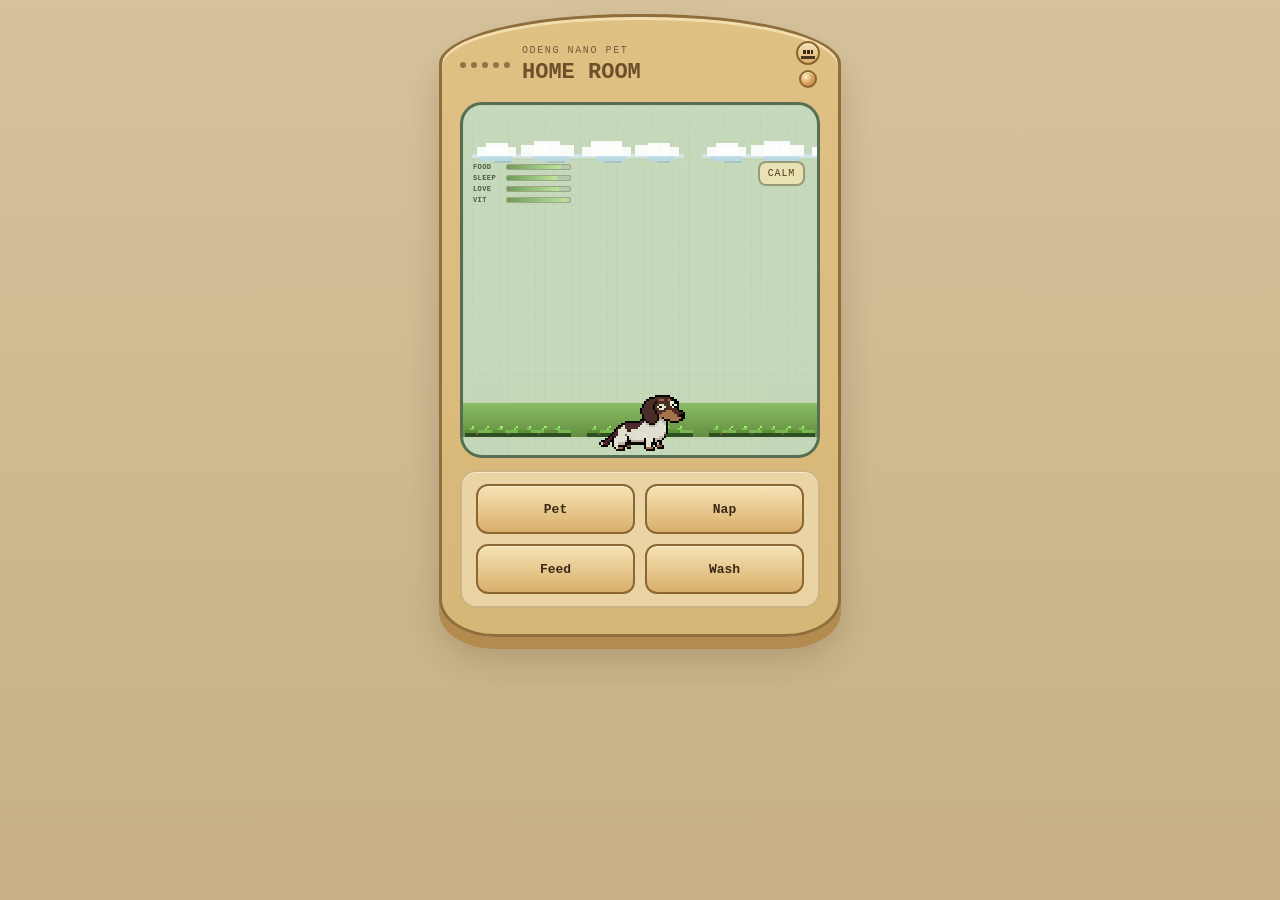
<file: index.html>
<!DOCTYPE html>
<html lang="en">
  <head>
    <meta charset="UTF-8" />
    <meta name="viewport" content="width=device-width, initial-scale=1, viewport-fit=cover" />
    <meta name="apple-mobile-web-app-capable" content="yes" />
    <meta name="apple-mobile-web-app-status-bar-style" content="black-translucent" />
    <title>Odeng Pet</title>
    <link rel="manifest" href="./public/manifest.webmanifest" />
    <link rel="stylesheet" href="./styles.css" />
  </head>
  <body>
    <main class="app-shell">
      <section class="device-shell">
        <div class="device-top">
          <div class="speaker-dots" aria-hidden="true">
            <span></span><span></span><span></span><span></span><span></span>
          </div>
          <div class="brand-lockup">
            <p class="eyebrow">Odeng Nano Pet</p>
            <h1 id="scene-title">Home Room</h1>
          </div>
          <div class="shell-controls">
            <button id="bg-button" class="shell-mini-button shell-mini-icon" type="button" aria-label="Change background"></button>
            <div class="shell-led" aria-hidden="true"></div>
          </div>
        </div>

        <section id="room-card" class="room-card">
          <div class="screen-bezel">
            <div class="screen-grid"></div>
            <div class="cloud-band"></div>
            <div id="care-badge" class="care-badge hidden"></div>
            <div id="mood-badge" class="mood-badge">CALM</div>
            <div id="feed-rain" class="feed-rain hidden" aria-hidden="true"></div>
            <div id="wash-water" class="wash-water hidden" aria-hidden="true"></div>
            <div id="clean-sweep" class="clean-sweep hidden" aria-hidden="true"></div>

            <div id="pet-stage" class="pet-stage" data-layout="side">
              <div id="sprite-container" class="sprite-container">
                <img id="pet-sprite" class="pet-sprite" src="" alt="Odeng sprite" />
              </div>
              <div id="sleep-zzz" class="sleep-zzz hidden" aria-hidden="true">Z z z</div>
            </div>

            <div id="poop-piles" class="poop-piles" aria-hidden="true"></div>

            <div class="screen-stats">
              <div class="mini-need-row">
                <span class="mini-label">FOOD</span>
                <div class="mini-meter"><div id="meter-hunger" class="mini-fill"></div></div>
              </div>
              <div class="mini-need-row">
                <span class="mini-label">SLEEP</span>
                <div class="mini-meter"><div id="meter-sleep" class="mini-fill"></div></div>
              </div>
              <div class="mini-need-row">
                <span class="mini-label">LOVE</span>
                <div class="mini-meter"><div id="meter-love" class="mini-fill"></div></div>
              </div>
              <div class="mini-need-row">
                <span class="mini-label">VIT</span>
                <div class="mini-meter"><div id="meter-health" class="mini-fill"></div></div>
              </div>
            </div>

            <div id="ground-band" class="ground-band meadow"></div>
          </div>
        </section>

        <section class="action-panel">
          <div id="home-actions" class="action-grid">
            <button id="pet-button" type="button">Pet</button>
            <button id="nap-button" type="button">Nap</button>
            <button id="feed-button" type="button">Feed</button>
            <button id="wash-button" type="button">Wash</button>
          </div>

          <div id="feed-actions" class="action-grid hidden">
            <button id="serve-button" type="button">Drop Treats</button>
            <button id="back-from-feed" type="button">Back</button>
          </div>

          <div id="wash-actions" class="action-grid hidden">
            <button id="wash-start-button" type="button">Start Wash</button>
            <button id="back-from-wash" type="button">Back</button>
          </div>

          <div id="egg-actions" class="action-grid hidden">
            <div class="egg-note">Tap the egg 100 times to hatch Odeng again.</div>
          </div>
        </section>
      </section>
    </main>

    <script src="./app.js"></script>
  </body>
</html>
</file>
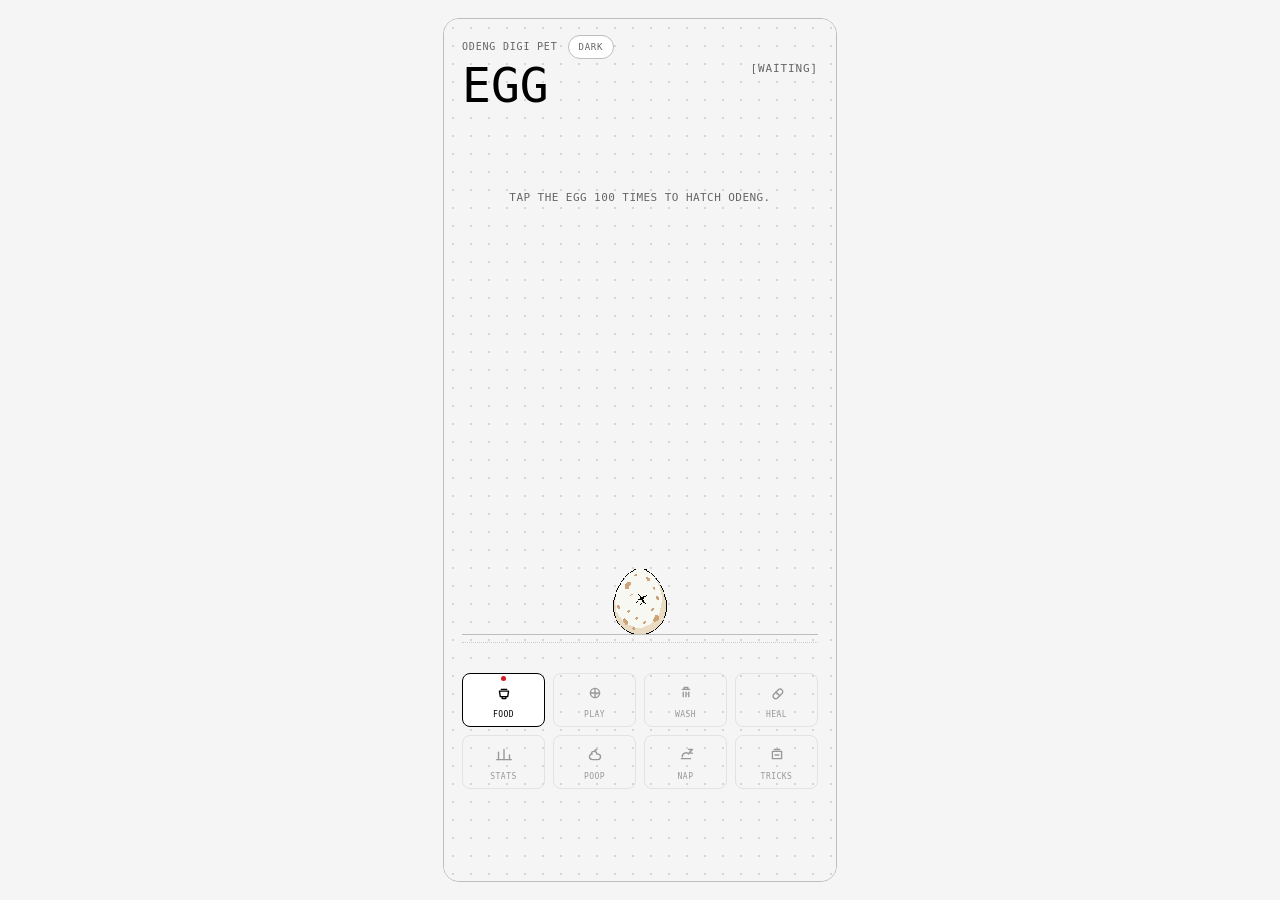
<file: local-prototype/index.html>
<!DOCTYPE html>
<html lang="en">
  <head>
    <meta charset="UTF-8" />
    <meta name="viewport" content="width=device-width, initial-scale=1.0" />
    <title>Odeng Digi Pet Local Prototype</title>
    <link rel="stylesheet" href="./styles.css?v=playable-dark-mode" />
  </head>
  <body>
    <main class="app-shell">
      <section class="device">
        <header class="device-top">
          <span class="brand">Odeng Digi Pet</span>
          <button class="theme-toggle" id="theme-toggle" type="button" aria-pressed="false">Dark</button>
        </header>

        <section class="screen" id="screen-shell">
          <div class="clouds"></div>
          <div class="screen-topbar">
            <span id="screen-title">Egg</span>
            <span id="screen-mood">Waiting</span>
          </div>

          <div class="menu-grid top-row" id="top-menu"></div>

          <button id="stage-hitbox" class="stage" type="button" aria-label="Interact with Odeng">
            <div class="bars" id="mini-bars"></div>
            <div class="status-chip" id="status-chip">Egg</div>
            <div class="message" id="message"></div>
            <div class="effects" id="effects"></div>
            <div id="game-layer" class="game-layer hidden" aria-hidden="true"></div>
            <img id="pet-sprite" class="pet-sprite" alt="Odeng" />
            <div class="ground"></div>
          </button>

          <div class="action-deck" id="action-deck"></div>

          <div class="menu-grid bottom-row" id="bottom-menu"></div>
        </section>

      </section>
    </main>

    <script src="./app.js?v=playable-dark-mode"></script>
  </body>
</html>
</file>
<file: styles.css>
:root {
  --bg: #dbc8a3;
  --shell: #d7b777;
  --shell-shadow: #b38b4f;
  --screen: #c7d9bc;
  --screen-dark: #6b8f5a;
  --screen-ink: #304737;
  --gold: #6d4f2a;
  --cream: #332716;
  --danger: #a15445;
  --shadow: rgba(52, 35, 17, 0.18);
  --pixel-border: #8f6e3c;
}

* {
  box-sizing: border-box;
}

body {
  margin: 0;
  min-height: 100vh;
  font-family: "Courier New", monospace;
  background: linear-gradient(180deg, #d5c29b 0%, #c7b085 100%);
  color: var(--cream);
}

.app-shell {
  width: min(100%, 430px);
  margin: 0 auto;
  padding: 14px 14px 30px;
}

.device-shell {
  background: linear-gradient(180deg, #e0c184 0%, var(--shell) 100%);
  border: 3px solid var(--pixel-border);
  border-radius: 48% 48% 14% 14% / 8% 8% 6% 6%;
  padding: 24px 18px 26px;
  box-shadow:
    inset 0 3px 0 rgba(255, 239, 203, 0.62),
    0 12px 0 var(--shell-shadow),
    0 22px 34px var(--shadow);
}

.device-top {
  display: flex;
  justify-content: space-between;
  align-items: center;
  gap: 12px;
  margin-bottom: 14px;
}

.speaker-dots {
  display: grid;
  grid-template-columns: repeat(5, 6px);
  gap: 5px;
}

.speaker-dots span {
  width: 6px;
  height: 6px;
  border-radius: 999px;
  background: rgba(75, 52, 20, 0.55);
}

.brand-lockup {
  flex: 1;
}

.shell-controls {
  display: flex;
  flex-direction: column;
  align-items: center;
  gap: 5px;
}

.shell-mini-button {
  appearance: none;
  border: 2px solid #8c6630;
  border-radius: 999px;
  background: linear-gradient(180deg, #f7e2b5, #d8b06b);
  color: #3a2914;
  font-weight: 700;
  font-size: 8px;
  width: 24px;
  height: 24px;
  padding: 0;
  font-family: inherit;
  box-shadow: inset 0 1px 0 rgba(255, 248, 219, 0.65);
}

.shell-mini-icon {
  position: relative;
}

.shell-mini-icon::before,
.shell-mini-icon::after {
  content: "";
  position: absolute;
  left: 50%;
  transform: translateX(-50%);
  image-rendering: pixelated;
}

.shell-mini-icon::before {
  top: 7px;
  width: 10px;
  height: 4px;
  background: linear-gradient(90deg, #3a2914 0 3px, transparent 3px 4px, #3a2914 4px 7px, transparent 7px 8px, #3a2914 8px 10px);
}

.shell-mini-icon::after {
  top: 13px;
  width: 14px;
  height: 3px;
  background: #3a2914;
  opacity: 0.9;
}

.eyebrow {
  margin: 0 0 6px;
  font-size: 10px;
  letter-spacing: 0.16em;
  text-transform: uppercase;
  color: rgba(70, 49, 24, 0.7);
}

h1 {
  margin: 0;
  font-size: 22px;
  line-height: 1;
  color: var(--gold);
  text-transform: uppercase;
}

.shell-led {
  width: 18px;
  height: 18px;
  border-radius: 999px;
  border: 2px solid #8c6630;
  background: radial-gradient(circle at 35% 35%, #fbf1bf 0%, #d79c5a 55%, #b06e34 100%);
  box-shadow: inset 0 1px 0 rgba(255, 247, 208, 0.8);
}

.room-card {
  position: relative;
  min-height: 356px;
  overflow: hidden;
  border-radius: 22px;
  background: #647f62;
  border: 3px solid #556f52;
  box-shadow: inset 0 2px 0 rgba(226, 255, 223, 0.22);
}

.screen-bezel {
  position: absolute;
  inset: 0;
  background: linear-gradient(180deg, var(--screen) 0%, #c5d8b8 100%);
}

.screen-grid {
  position: absolute;
  inset: 0;
  background-image:
    linear-gradient(rgba(81, 108, 76, 0.05) 1px, transparent 1px),
    linear-gradient(90deg, rgba(81, 108, 76, 0.05) 1px, transparent 1px);
  background-size: 9px 9px;
  opacity: 0.65;
}

.cloud-band,
.ground-band {
  position: absolute;
  left: 0;
  right: 0;
  background-repeat: repeat-x;
  image-rendering: pixelated;
}

.cloud-band {
  top: 16px;
  height: 46px;
  opacity: 0.98;
  background-image: url("./public/assets/grounds/cloud-strip.svg");
  background-size: 230px 44px;
  z-index: 1;
}

.ground-band {
  bottom: 18px;
  height: 34px;
  z-index: 2;
}

.ground-band.meadow {
  background:
    url("./public/assets/grounds/grass-strip.svg") repeat-x bottom center / 122px 22px,
    linear-gradient(180deg, #8bbc66 0%, #638f3f 100%);
}

.ground-band.yard {
  background:
    url("./public/assets/grounds/dirt-strip.svg") repeat-x bottom center / 118px 20px,
    linear-gradient(180deg, #8b6441 0%, #5d3f2c 100%);
}

.care-badge,
.mood-badge {
  position: absolute;
  border-radius: 8px;
  padding: 5px 8px;
  border: 2px solid rgba(51, 68, 49, 0.45);
  font-size: 10px;
  letter-spacing: 0.08em;
  text-transform: uppercase;
}

.care-badge {
  left: 50%;
  top: 68px;
  transform: translateX(-50%);
  background: rgba(62, 85, 59, 0.92);
  color: #e1f0d7;
  z-index: 6;
}

.mood-badge {
  right: 12px;
  top: 56px;
  background: rgba(237, 227, 178, 0.92);
  color: #4b3a1e;
  z-index: 6;
}

.feed-rain,
.wash-water,
.clean-sweep {
  position: absolute;
  inset: 0;
  pointer-events: none;
  z-index: 5;
}

.feed-rain img {
  position: absolute;
  top: -40px;
  image-rendering: pixelated;
  clip-path: inset(0 12px 0 0);
  object-fit: cover;
  animation: treat-fall var(--fall-duration, 1.7s) linear forwards;
}

.sleep-zzz {
  position: absolute;
  left: 24%;
  bottom: 18px;
  font-size: 11px;
  font-weight: 700;
  letter-spacing: 0.08em;
  color: rgba(71, 92, 62, 0.92);
  z-index: 6;
  animation: zzz-float 1.5s ease-in-out infinite;
}

.wash-water::before {
  content: "";
  position: absolute;
  inset: 60px 18px 86px;
  background-image:
    linear-gradient(180deg, rgba(132, 196, 255, 0.7) 0 12px, transparent 12px),
    repeating-linear-gradient(
      90deg,
      rgba(132, 196, 255, 0.75) 0 4px,
      transparent 4px 14px
    );
  opacity: 0.55;
  animation: water-drop 0.6s linear infinite;
}

.clean-sweep {
  background: linear-gradient(90deg, transparent 0%, rgba(244, 252, 223, 0.74) 38%, transparent 72%);
  transform: translateX(-120%);
}

.clean-sweep.active {
  animation: clean-wipe 0.9s ease forwards;
}

.pet-stage {
  position: absolute;
  left: 50%;
  bottom: 36px;
  transform: translateX(-50%);
  transition: none;
  overflow: visible;
  z-index: 5;
}

.pet-stage[data-layout="side"] {
  width: 248px;
  height: 194px;
}

.pet-stage[data-layout="front"] {
  width: 232px;
  height: 188px;
}

.pet-stage[data-layout="egg"] {
  width: 194px;
  height: 172px;
  bottom: 42px;
}

.sprite-container {
  position: absolute;
  inset: 0;
  overflow: visible;
}

.pet-sprite {
  position: absolute;
  left: 50%;
  image-rendering: pixelated;
  object-fit: contain;
  object-position: var(--pose-x, 50%) var(--pose-y, 50%);
  transform: translateX(calc(-50% + var(--frame-offset-x, 0px))) translateY(var(--frame-offset-y, 0px));
  transform-origin: bottom center;
}

.pet-stage[data-layout="side"] .pet-sprite {
  bottom: -142px;
  width: 276px;
  height: 276px;
}

.pet-stage[data-layout="front"] .pet-sprite {
  bottom: -134px;
  width: 258px;
  height: 258px;
}

.pet-stage[data-layout="egg"] .pet-sprite {
  bottom: -76px;
  width: 196px;
  height: 196px;
}

.pet-sprite.face-left {
  transform: translateX(calc(-50% + var(--frame-offset-x, 0px))) translateY(var(--frame-offset-y, 0px)) scaleX(-1);
}

.sprite-container.bob {
  animation: bob 1.4s ease-in-out infinite;
}

.pet-stage.shake {
  animation: shake 0.36s steps(3, end);
}

.pet-stage.sleeping .sprite-container {
  animation: sleep-breathe 2.2s ease-in-out infinite;
}

.screen-stats {
  position: absolute;
  left: 10px;
  top: 58px;
  width: 98px;
  display: grid;
  gap: 3px;
  z-index: 6;
}

.mini-need-row {
  display: grid;
  grid-template-columns: 28px 1fr;
  gap: 5px;
  align-items: center;
}

.mini-label {
  font-size: 7px;
  font-weight: 700;
  color: #465c3e;
  letter-spacing: 0.06em;
}

.mini-meter {
  height: 6px;
  border: 1px solid rgba(78, 65, 33, 0.25);
  background: rgba(73, 93, 63, 0.12);
  border-radius: 2px;
  overflow: hidden;
}

.mini-fill {
  width: 0%;
  height: 100%;
  background: linear-gradient(90deg, #6f9a58, #bce49b);
  transition: width 0.35s ease;
}

.mini-meter.danger .mini-fill {
  background: linear-gradient(90deg, #9e5c4a, #db9a67);
}

.poop-piles {
  position: absolute;
  left: 0;
  right: 0;
  bottom: 34px;
  height: 22px;
  z-index: 4;
}

.poop-pile {
  position: absolute;
  bottom: 0;
  width: 18px;
  height: 10px;
  background: #5e3b22;
  border-radius: 10px 10px 7px 7px;
  box-shadow:
    4px -3px 0 0 #6e4729,
    9px -1px 0 -1px #7d5230;
}

.action-panel {
  background: rgba(248, 234, 200, 0.56);
  border: 2px solid rgba(124, 94, 49, 0.28);
  border-radius: 16px;
  box-shadow: inset 0 1px 0 rgba(255, 250, 229, 0.55);
  padding: 12px 14px;
  margin-top: 12px;
}

.action-panel button {
  appearance: none;
  border: 2px solid #8c6630;
  cursor: pointer;
  border-radius: 12px;
  background: linear-gradient(180deg, #f7e2b5, #d8b06b);
  color: #3a2914;
  font-weight: 700;
  font-size: 13px;
  padding: 10px 12px;
  font-family: inherit;
  box-shadow: inset 0 1px 0 rgba(255, 248, 219, 0.65);
  min-height: 50px;
}

.action-grid {
  display: grid;
  grid-template-columns: repeat(2, minmax(0, 1fr));
  gap: 10px;
}

.hidden {
  display: none !important;
}

.egg-note {
  font-size: 12px;
  color: #5b4422;
  line-height: 1.4;
  text-align: center;
  padding: 8px 6px;
}

@keyframes bob {
  0%, 100% { transform: translateY(0); }
  50% { transform: translateY(-4px); }
}

@keyframes shake {
  0% { transform: translate(-3px, 0); }
  25% { transform: translate(4px, -1px); }
  50% { transform: translate(-2px, 2px); }
  75% { transform: translate(4px, 0); }
  100% { transform: translate(0, 0); }
}

@keyframes treat-fall {
  0% {
    transform: translateY(0) rotate(0deg);
    opacity: 0;
  }
  10% {
    opacity: 1;
  }
  100% {
    transform: translateY(var(--fall-distance, 468px)) rotate(220deg);
    opacity: 1;
  }
}

@keyframes water-drop {
  0% { transform: translateY(-8px); opacity: 0.2; }
  100% { transform: translateY(8px); opacity: 0.62; }
}

@keyframes clean-wipe {
  0% { transform: translateX(-120%); }
  100% { transform: translateX(120%); }
}

@keyframes sleep-breathe {
  0%, 100% { transform: translateX(-50%) translateY(0); }
  50% { transform: translateX(-50%) translateY(2px); }
}

@keyframes zzz-float {
  0%, 100% { transform: translateY(0); opacity: 0.85; }
  50% { transform: translateY(-5px); opacity: 1; }
}
</file>
<file: local-prototype/styles.css>
:root {
  --black: #f5f5f5;
  --surface: #ffffff;
  --surface-raised: #f0f0f0;
  --border: #e2e2e2;
  --border-visible: #bdbdbd;
  --text-disabled: #999999;
  --text-secondary: #666666;
  --text-primary: #1a1a1a;
  --text-display: #000000;
  --accent: #d71921;
  --success: #4a9e5c;
  --warning: #d4a843;
  --dot: rgba(0, 0, 0, 0.13);
  --segment-gap: var(--black);
  --pet-lift: 0px;
}

[data-theme="dark"] {
  --black: #0b0b0b;
  --surface: #151515;
  --surface-raised: #202020;
  --border: #2b2b2b;
  --border-visible: #63635e;
  --text-disabled: #70706a;
  --text-secondary: #b7b7ae;
  --text-primary: #f0f0ea;
  --text-display: #ffffff;
  --accent: #ff3b42;
  --success: #9ccf8e;
  --warning: #e6c15c;
  --dot: rgba(255, 255, 255, 0.16);
  --segment-gap: var(--black);
}

* {
  box-sizing: border-box;
}

html,
body {
  margin: 0;
  min-height: 100%;
  background: var(--black);
  color: var(--text-primary);
  font-family: "Space Grotesk", "DM Sans", system-ui, sans-serif;
}

body {
  min-height: 100vh;
  min-height: 100svh;
  display: grid;
  place-items: center;
}

button {
  font: inherit;
}

.app-shell {
  width: min(100vw, 430px);
  height: min(100svh, 900px);
  min-height: 680px;
  padding: 18px;
}

.device {
  position: relative;
  width: 100%;
  height: 100%;
  border: 1px solid var(--border-visible);
  border-radius: 16px;
  background: var(--black);
  overflow: hidden;
}

.device::before {
  content: "";
  position: absolute;
  inset: 12px;
  border: 1px solid var(--border);
  border-radius: 10px;
  pointer-events: none;
  animation: device-breathe 4.8s ease-in-out infinite;
}

.device-top {
  position: absolute;
  left: 18px;
  top: 16px;
  z-index: 8;
  display: inline-flex;
  align-items: center;
  gap: 10px;
}

.brand {
  font-family: "Space Mono", "JetBrains Mono", monospace;
  font-size: 10px;
  line-height: 1;
  letter-spacing: 0.08em;
  text-transform: uppercase;
  color: var(--text-secondary);
}

.theme-toggle {
  height: 24px;
  padding: 0 10px;
  border: 1px solid var(--border-visible);
  border-radius: 999px;
  background: var(--surface);
  color: var(--text-secondary);
  font-family: "Space Mono", "JetBrains Mono", monospace;
  font-size: 9px;
  line-height: 1;
  letter-spacing: 0.08em;
  text-transform: uppercase;
  cursor: pointer;
  transition:
    background 160ms ease,
    border-color 160ms ease,
    color 160ms ease,
    transform 160ms ease;
}

.theme-toggle:active {
  transform: translateY(1px);
}

.screen {
  position: absolute;
  inset: 0;
  overflow: hidden;
  background:
    radial-gradient(circle, var(--dot) 1px, transparent 1px) 0 0 / 18px 18px,
    var(--black);
}

.screen::after {
  display: none;
}

.clouds {
  display: none;
}

.screen-topbar {
  position: absolute;
  left: 18px;
  right: 18px;
  top: 44px;
  z-index: 8;
  display: flex;
  align-items: flex-start;
  justify-content: space-between;
  gap: 16px;
  pointer-events: none;
}

#screen-title {
  max-width: 210px;
  font-family: "Doto", "Space Mono", monospace;
  font-size: clamp(34px, 10vw, 48px);
  line-height: 0.92;
  color: var(--text-display);
  text-transform: uppercase;
  overflow-wrap: anywhere;
}

#screen-mood,
.status-chip {
  font-family: "Space Mono", "JetBrains Mono", monospace;
  font-size: 11px;
  line-height: 1;
  letter-spacing: 0.08em;
  color: var(--text-secondary);
  text-transform: uppercase;
}

#screen-mood::before,
.status-chip::before {
  content: "[";
}

#screen-mood::after,
.status-chip::after {
  content: "]";
}

.menu-grid {
  position: absolute;
  left: 18px;
  right: 18px;
  z-index: 9;
  display: grid;
  grid-template-columns: repeat(4, minmax(0, 1fr));
  gap: 8px;
}

.top-row {
  top: auto;
  bottom: 154px;
}

.bottom-row {
  bottom: 92px;
}

.menu-icon {
  position: relative;
  min-width: 0;
  height: 54px;
  padding: 6px 4px 5px;
  border: 1px solid var(--border);
  border-radius: 8px;
  background: transparent;
  color: var(--text-disabled);
  display: grid;
  place-items: center;
  gap: 3px;
  cursor: pointer;
  transition:
    border-color 180ms ease,
    color 180ms ease,
    background 180ms ease,
    transform 180ms ease;
}

.menu-icon.active {
  border-color: var(--text-display);
  color: var(--text-display);
  background: var(--surface);
}

.menu-icon.active::before {
  content: "";
  position: absolute;
  width: 5px;
  height: 5px;
  margin-top: -43px;
  border-radius: 50%;
  background: var(--accent);
  animation: signal-dot 1.65s steps(2, end) infinite;
}

.menu-icon:active {
  transform: translateY(1px);
}

.menu-svg {
  width: 22px;
  height: 22px;
  fill: none;
  stroke: currentColor;
  stroke-width: 1.5;
  stroke-linecap: round;
  stroke-linejoin: round;
}

.menu-label {
  font-family: "Space Mono", "JetBrains Mono", monospace;
  font-size: 8px;
  line-height: 1;
  letter-spacing: 0.06em;
  text-transform: uppercase;
}

.stage {
  position: absolute;
  left: 18px;
  right: 18px;
  top: 128px;
  bottom: 222px;
  padding: 0;
  margin: 0;
  border: 0;
  background: transparent;
  cursor: default;
  overflow: hidden;
  text-align: left;
}

.status-chip {
  position: absolute;
  right: 0;
  top: 0;
  z-index: 5;
  display: none;
}

.bars {
  position: absolute;
  left: 0;
  right: 0;
  top: 24px;
  z-index: 6;
}

.stats-bars {
  display: grid;
  grid-template-columns: 1fr;
  gap: 24px;
}

.stats-panel,
.age-panel {
  background: transparent;
  border: 0;
}

.stats-panel {
  display: grid;
  gap: 14px;
}

.stats-kicker,
.age-heading {
  font-family: "Space Mono", "JetBrains Mono", monospace;
  font-size: 11px;
  line-height: 1;
  letter-spacing: 0.08em;
  text-transform: uppercase;
  color: var(--text-secondary);
}

.age-panel {
  display: grid;
  gap: 8px;
  padding-top: 10px;
  border-top: 1px solid var(--border);
}

.age-primary {
  font-family: "Doto", "Space Mono", monospace;
  font-size: 46px;
  line-height: 0.95;
  color: var(--text-display);
  text-transform: uppercase;
}

.age-secondary,
.age-stage {
  font-family: "Space Mono", "JetBrains Mono", monospace;
  font-size: 11px;
  line-height: 1.2;
  letter-spacing: 0.06em;
  color: var(--text-secondary);
  text-transform: uppercase;
}

.mini-bar {
  display: grid;
  grid-template-columns: 48px minmax(0, 1fr) 34px;
  align-items: center;
  gap: 10px;
  font-family: "Space Mono", "JetBrains Mono", monospace;
  font-size: 11px;
  line-height: 1;
  letter-spacing: 0.04em;
}

.mini-label {
  color: var(--text-secondary);
  text-transform: uppercase;
}

.mini-value {
  color: var(--text-display);
  text-align: right;
}

.mini-track {
  height: 9px;
  background:
    repeating-linear-gradient(90deg, transparent 0 11px, var(--segment-gap) 11px 13px),
    var(--border);
  overflow: hidden;
}

.mini-fill {
  height: 100%;
  background:
    repeating-linear-gradient(90deg, transparent 0 11px, var(--segment-gap) 11px 13px),
    var(--text-display);
}

.message {
  position: absolute;
  left: 0;
  right: 0;
  top: 44px;
  z-index: 6;
  min-height: 15px;
  text-align: center;
  font-family: "Space Mono", "JetBrains Mono", monospace;
  font-size: 11px;
  line-height: 1.35;
  letter-spacing: 0.04em;
  color: var(--text-secondary);
  text-transform: uppercase;
  white-space: pre-line;
}

.message.stats-note {
  display: none;
}

.message.play-note {
  top: 34px;
}

.effects {
  position: absolute;
  inset: 0;
  z-index: 3;
  pointer-events: none;
}

.game-layer {
  position: absolute;
  inset: 18px 0 38px;
  z-index: 4;
  pointer-events: none;
}

.game-hud {
  position: absolute;
  top: 0;
  left: 50%;
  transform: translateX(-50%);
  z-index: 5;
  display: inline-flex;
  gap: 14px;
  font-family: "Space Mono", "JetBrains Mono", monospace;
  font-size: 10px;
  line-height: 1;
  letter-spacing: 0.06em;
  color: var(--text-secondary);
  text-transform: uppercase;
}

.game-entity {
  position: absolute;
  bottom: 8px;
  width: 40px;
  height: 40px;
  transform: translateX(-50%);
  object-fit: contain;
  object-position: center bottom;
  image-rendering: pixelated;
}

.game-bark-wave {
  position: absolute;
  bottom: 7px;
  width: 14px;
  height: 3px;
  background: var(--text-display);
  box-shadow:
    -6px -4px 0 0 rgba(0, 0, 0, 0.78),
    -10px 4px 0 0 rgba(0, 0, 0, 0.58),
    -18px 0 0 0 rgba(0, 0, 0, 0.42),
    -24px -6px 0 0 rgba(0, 0, 0, 0.28),
    -30px 6px 0 0 rgba(0, 0, 0, 0.18);
  opacity: 0;
  transform-origin: right center;
  transform: translateX(0) scaleX(0.28);
}

.game-bark-wave.active {
  animation: bark-wave 280ms steps(4, end) forwards;
}

.pet-sprite {
  position: absolute;
  left: var(--pet-left, 50%);
  bottom: calc(-42px + var(--pet-lift, 0px));
  width: 142px;
  height: 142px;
  transform: translateX(-50%);
  object-fit: contain;
  object-position: center bottom;
  image-rendering: pixelated;
  z-index: 2;
}

.pet-sprite.baby-stage {
  width: 126px;
  height: 126px;
  bottom: calc(-21px + var(--pet-lift, 0px));
}

.pet-sprite.face-left {
  transform: translateX(-50%) scaleX(-1);
}

.pet-sprite.front {
  width: 122px;
  height: 122px;
  bottom: calc(-29px + var(--pet-lift, 0px));
}

.pet-sprite.baby-stage.front {
  width: 108px;
  height: 108px;
  bottom: calc(-11px + var(--pet-lift, 0px));
}

.pet-sprite.front.adult-front {
  width: 150px;
  height: 150px;
  bottom: calc(-38px + var(--pet-lift, 0px));
}

.pet-sprite.sleep {
  width: 142px;
  height: 142px;
  bottom: calc(-36px + var(--pet-lift, 0px));
}

.pet-sprite.baby-stage.sleep {
  width: 126px;
  height: 126px;
  bottom: calc(-19px + var(--pet-lift, 0px));
}

.screen[data-scene="play"] .pet-sprite {
  bottom: calc(-60px + var(--pet-lift, 0px));
}

.screen[data-scene="play"] .pet-sprite.baby-stage {
  bottom: calc(-21px + var(--pet-lift, 0px));
}

.pet-sprite.egg {
  width: 104px;
  height: 104px;
  bottom: 10px;
}

.ground {
  position: absolute;
  left: 0;
  right: 0;
  bottom: 24px;
  z-index: 1;
  height: 1px;
  background: var(--border-visible);
}

.ground::after {
  content: "";
  position: absolute;
  left: 0;
  right: 0;
  top: 8px;
  border-top: 1px dotted var(--border-visible);
  opacity: 0.7;
}

.effect-poops,
.effect-rain,
.effect-sweep,
.effect-water,
.effect-zzz,
.effect-drink,
.effect-sparkles {
  position: absolute;
  pointer-events: none;
}

.effect-poops {
  left: 12px;
  right: 12px;
  bottom: 34px;
  height: 18px;
  z-index: 1;
}

.poop {
  position: absolute;
  bottom: 0;
  width: 18px;
  height: 14px;
  border: 0;
  border-radius: 0;
  background: #7a4a22;
  image-rendering: pixelated;
  box-shadow:
    3px -5px 0 #8b5628,
    6px -9px 0 #9b6330,
    9px -4px 0 #6a3d1d,
    2px 2px 0 #4d2b14,
    7px 2px 0 #4d2b14,
    12px 1px 0 #4d2b14;
}

.poop::after {
  content: "";
  position: absolute;
  left: 5px;
  top: -11px;
  width: 8px;
  height: 8px;
  background:
    linear-gradient(#9b6330, #9b6330) 2px 0 / 4px 2px no-repeat,
    linear-gradient(#8b5628, #8b5628) 0 2px / 8px 3px no-repeat,
    linear-gradient(#6a3d1d, #6a3d1d) 2px 5px / 5px 3px no-repeat;
  image-rendering: pixelated;
}

.effect-sweep {
  left: 18px;
  right: 18px;
  bottom: 34px;
  height: 8px;
  background: repeating-linear-gradient(90deg, transparent 0 10px, var(--text-display) 10px 12px);
  animation: sweep 820ms steps(8, end) forwards;
}

.effect-water {
  left: 50%;
  top: 0;
  bottom: 12px;
  width: min(156px, 58%);
  transform: translateX(-50%);
  z-index: 3;
}

.water-line {
  position: absolute;
  left: var(--x, 50%);
  top: 0;
  width: 1px;
  height: 240px;
  background: var(--text-display);
  opacity: 0;
  animation: water-line-fall 760ms steps(5, end) infinite;
  animation-delay: var(--delay, 0ms);
}

.effect-rain {
  left: 10px;
  right: 10px;
  top: 8px;
  bottom: 34px;
  z-index: 1;
}

.effect-rain img {
  position: absolute;
  top: -12px;
  width: 26px;
  height: 26px;
  image-rendering: pixelated;
  object-fit: contain;
  z-index: 1;
  filter: grayscale(1) contrast(1.15);
  animation: treat-fall var(--fall-duration, 1.8s) linear forwards;
}

.effect-zzz {
  bottom: 58px;
  font-family: "Space Mono", "JetBrains Mono", monospace;
  font-size: 11px;
  letter-spacing: 0.06em;
  color: var(--text-secondary);
  transform: translateX(-50%);
}

.effect-drink {
  right: 34px;
  bottom: 34px;
  width: 34px;
  height: 42px;
  border: 1px solid var(--text-display);
  border-radius: 2px 2px 8px 8px;
  opacity: 0.9;
}

.effect-drink::before {
  content: "";
  position: absolute;
  left: 7px;
  right: 7px;
  bottom: 6px;
  height: 18px;
  border-top: 1px solid var(--text-display);
  background: repeating-linear-gradient(90deg, transparent 0 5px, rgba(0, 0, 0, 0.18) 5px 6px);
}

.effect-drink::after {
  content: "";
  position: absolute;
  left: 50%;
  top: -28px;
  width: 1px;
  height: 24px;
  transform: translateX(-50%);
  background: var(--text-display);
  animation: drink-line-drop 1.05s steps(6, end) infinite;
}

.effect-drink span {
  position: absolute;
  right: -10px;
  top: 12px;
  width: 10px;
  height: 16px;
  border: 1px solid var(--text-display);
  border-left: 0;
  border-radius: 0 8px 8px 0;
}

.effect-pill-drop {
  position: absolute;
  left: 50%;
  top: 14px;
  width: 28px;
  height: 28px;
  transform: translateX(-50%);
  object-fit: contain;
  image-rendering: pixelated;
  filter: grayscale(1) contrast(1.2);
  animation: pill-drop 1180ms ease-in forwards;
  z-index: 4;
}

.effect-sparkles {
  left: 50%;
  top: 30px;
  width: 80px;
  height: 24px;
  transform: translateX(-50%);
}

.effect-sparkles::before,
.effect-sparkles::after {
  content: "";
  position: absolute;
  width: 5px;
  height: 5px;
  border: 1px solid var(--text-display);
}

.effect-sparkles::before {
  left: 8px;
  top: 0;
}

.effect-sparkles::after {
  right: 8px;
  top: 8px;
}

.action-deck {
  position: absolute;
  left: 18px;
  right: 18px;
  bottom: 22px;
  z-index: 10;
  min-height: 44px;
  display: grid;
  gap: 8px;
  padding: 0;
  pointer-events: auto;
}

.action-deck.hidden {
  display: none !important;
}

.deck-grid {
  display: grid;
  gap: 8px;
}

.deck-one {
  grid-template-columns: minmax(140px, 0.5fr);
  justify-content: center;
}

.deck-two {
  grid-template-columns: repeat(2, minmax(0, 1fr));
}

.deck-four {
  grid-template-columns: repeat(4, minmax(0, 1fr));
}

.deck-three {
  grid-template-columns: repeat(3, minmax(0, 1fr));
}

.deck-action,
.deck-info {
  min-height: 44px;
  border: 1px solid var(--border-visible);
  border-radius: 999px;
  background: var(--black);
  color: var(--text-primary);
  display: inline-flex;
  align-items: center;
  justify-content: center;
  gap: 8px;
  padding: 0 14px;
  font-family: "Space Mono", "JetBrains Mono", monospace;
  font-size: 11px;
  line-height: 1;
  letter-spacing: 0.06em;
  text-transform: uppercase;
  cursor: pointer;
  pointer-events: auto;
  transition:
    background 160ms ease,
    color 160ms ease,
    border-color 160ms ease,
    transform 160ms ease;
}

.deck-svg {
  width: 18px;
  height: 18px;
  fill: none;
  stroke: currentColor;
  stroke-width: 1.45;
  stroke-linecap: round;
  stroke-linejoin: round;
}

.deck-info {
  color: var(--text-secondary);
  border-color: var(--border);
  cursor: default;
}

.deck-action.active,
.deck-action:active {
  background: var(--text-display);
  color: var(--black);
  border-color: var(--text-display);
  transform: translateY(1px);
}

.screen[data-scene="tricks"] .message {
  top: 30px;
  font-size: 13px;
  color: var(--text-display);
}

.screen[data-scene="stats"] .stage {
  top: 120px;
}

.screen[data-scene="stats"] .status-chip {
  display: none;
}

.hidden {
  display: none !important;
}

@keyframes treat-fall {
  0% {
    transform: translateY(0) rotate(0deg) scale(1);
    opacity: 0;
  }
  12% {
    opacity: 1;
  }
  100% {
    transform: translateY(var(--fall-distance, 220px)) rotate(12deg) scale(1.04);
    opacity: 1;
  }
}

@keyframes bark-wave {
  0% { opacity: 0.98; transform: translateX(0) scaleX(0.28); }
  100% { opacity: 0; transform: translateX(42px) scaleX(1.65); }
}

@keyframes pill-drop {
  0% { transform: translateX(-50%) translateY(-10px); opacity: 0; }
  20% { opacity: 1; }
  100% { transform: translateX(-50%) translateY(var(--pill-distance, 128px)); opacity: 1; }
}

@keyframes water-line-fall {
  0% { transform: translateY(-18px); opacity: 0; }
  18% { opacity: 0.42; }
  100% { transform: translateY(220px); opacity: 0; }
}

@keyframes drink-line-drop {
  0% { transform: translateX(-50%) translateY(-10px); opacity: 0; }
  25% { opacity: 1; }
  100% { transform: translateX(-50%) translateY(28px); opacity: 0; }
}

@keyframes signal-dot {
  0%, 55% { opacity: 1; }
  56%, 100% { opacity: 0.25; }
}

@keyframes device-breathe {
  0%, 100% { opacity: 0.75; }
  50% { opacity: 1; }
}

@keyframes sweep {
  0% { clip-path: inset(0 100% 0 0); }
  100% { clip-path: inset(0 0 0 0); }
}

@media (max-width: 420px) {
  .app-shell {
    width: 100vw;
    height: 100svh;
    min-height: 620px;
    padding: 0;
  }

  .device {
    border-radius: 0;
    border-left: 0;
    border-right: 0;
  }

  .device::before {
    inset: 10px;
  }

  .screen-topbar,
  .menu-grid,
  .stage,
  .action-deck {
    left: 14px;
    right: 14px;
  }

  #screen-title {
    font-size: 36px;
  }

  .top-row {
    bottom: 154px;
  }

  .stage {
    top: 122px;
    bottom: 220px;
  }
}

@media (prefers-reduced-motion: reduce) {
  .device::before,
  .menu-icon.active::before,
  .water-line,
  .effect-rain img,
  .effect-pill-drop,
  .effect-drink::after,
  .game-bark-wave.active,
  .effect-sweep {
    animation-duration: 1ms !important;
    animation-iteration-count: 1 !important;
  }
}
</file>
